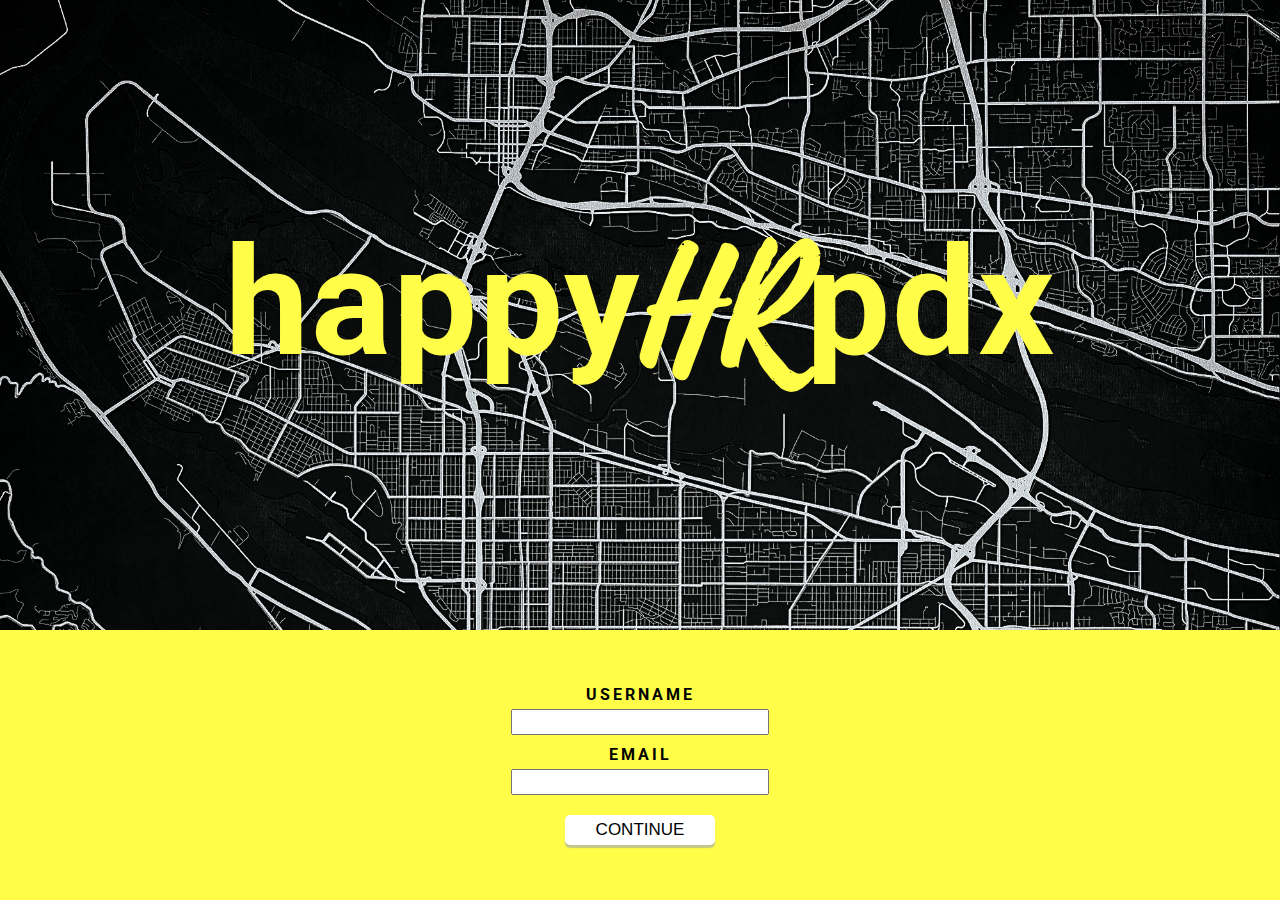
<file: index.html>
<!DOCTYPE html>
<html lang="en">

<head>
    <meta charset="UTF-8">
    <meta name="viewport" content="width=device-width, initial-scale=1.0">
    <meta http-equiv="X-UA-Compatible" content="ie=edge">
    <link rel="stylesheet" href="./style.css">
    <link href="https://fonts.googleapis.com/css?family=Roboto:400,500,700&display=swap" rel="stylesheet">
    <title>Portland Happy Hour</title>
</head>

<body>
<body>
    <header class="header-background">
        <h1>happy<span class="hr-in-logo">HR</span>pdx</h1>
    </header>
    <main>
        <form id='login'>
            <label>
                <span>USERNAME</span>
                <input type='text' id='username' name='username' required>
            </label>
            <label>
                <span>EMAIL</span>
                <input type='email' id='email' name='email' required>
            </label>
            <button type='submit' id='login-button'>Continue</button>
        </form>
        <!-- <p><a href="about-us">About the Team</a></p> -->
    </main>
    
    <script src='./data/login.js' type='module'></script>
</body>

</html>
</file>
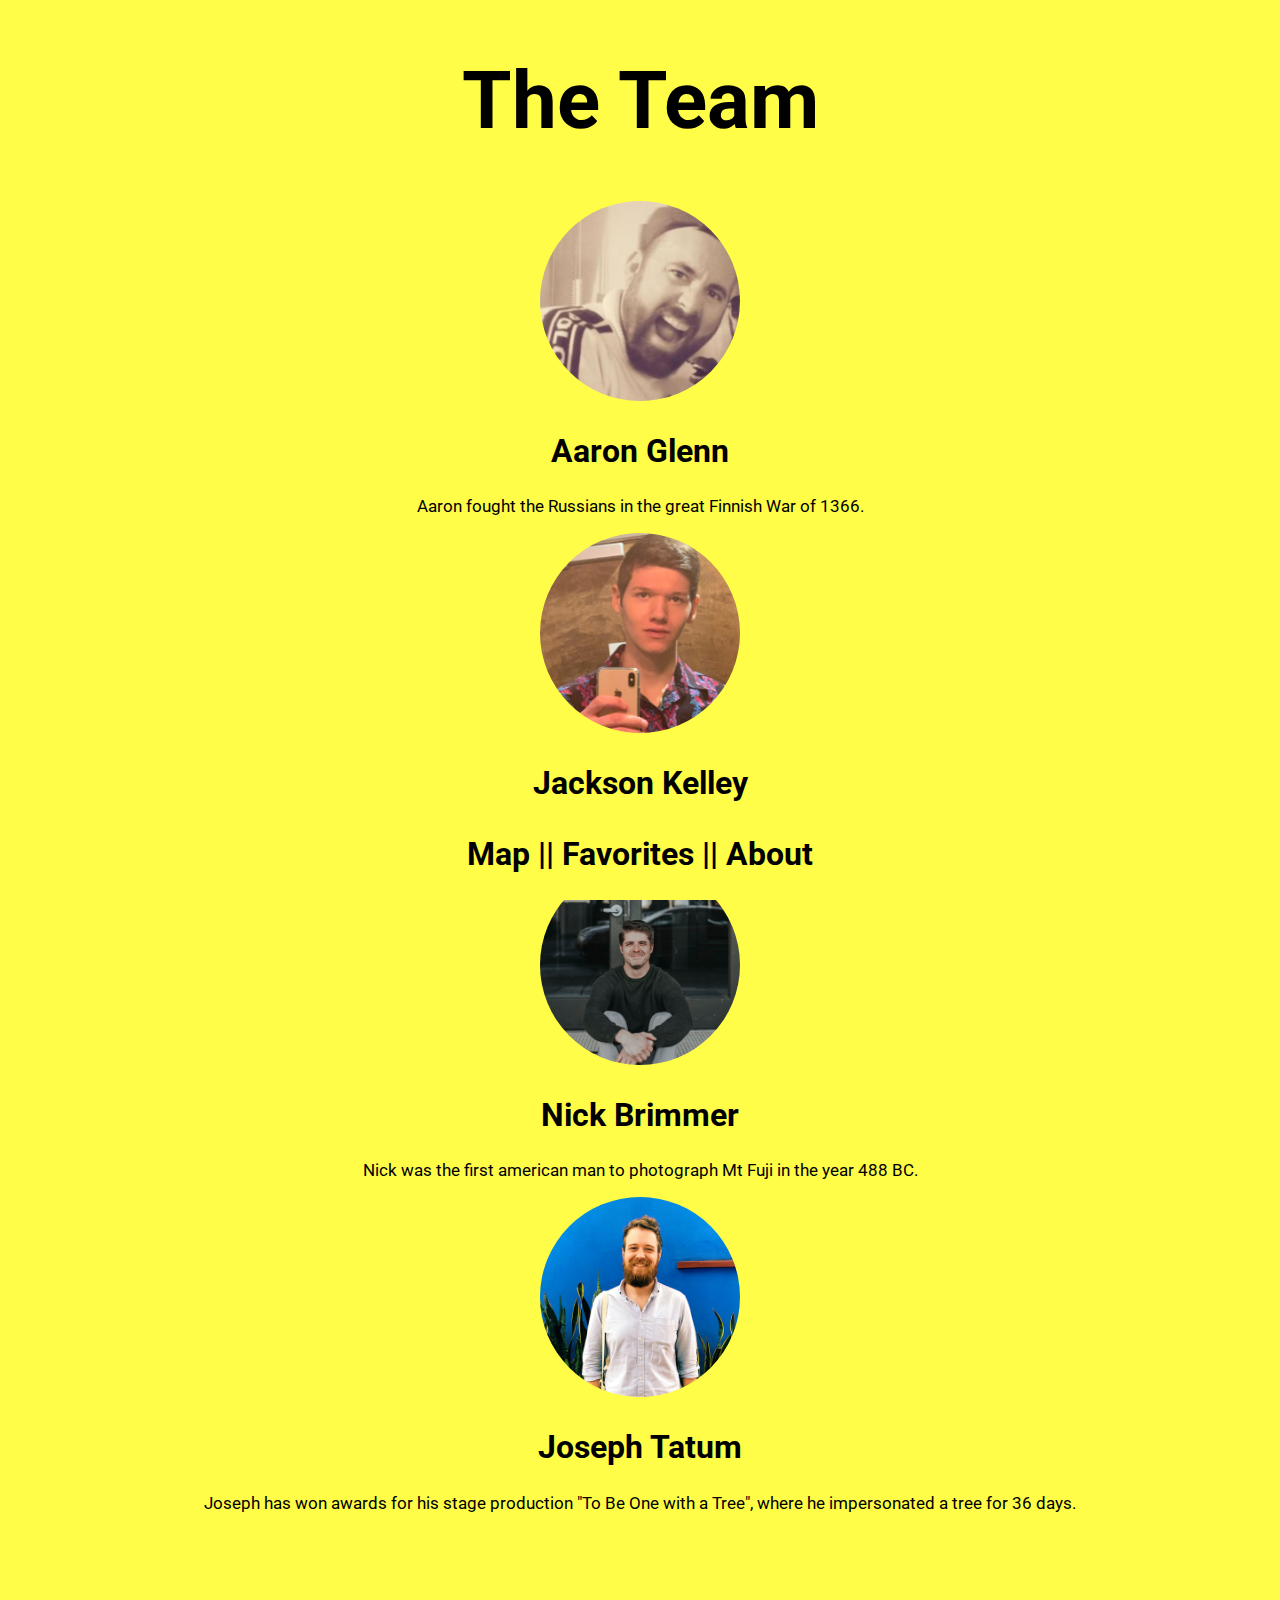
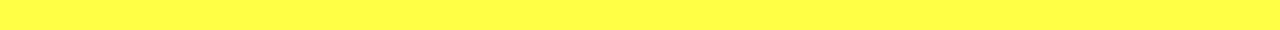
<file: about-us/index.html>
<!DOCTYPE html>
<html lang="en">
<head>
    <meta charset="UTF-8">
    <meta name="viewport" content="width=device-width, initial-scale=1.0">
    <meta http-equiv="X-UA-Compatible" content="ie=edge">
    <link rel="stylesheet" href="../favorites/favorites.css">
    <link rel="stylesheet" href="./about.css">
    <link href="https://fonts.googleapis.com/css?family=Roboto:400,500,700&display=swap" rel="stylesheet">
    <title>About the Team</title>
</head>
<body>
    <section class="the-team">
        <h1>The Team</h1>
        <ul class="team-list">
            <li>
                <img src="../assets/portrait-glenn-aaron.jpg" alt="aaron-glenn-portrait">
                <h2>Aaron Glenn</h2>
                <p>Aaron fought the Russians in the great Finnish War of 1366.</p>
            </li>
            <li>
                <img src="../assets/portrait-kelley-jackson.jpg" alt="jackson-kelley-portrait">
                <h2>Jackson Kelley</h2>
                <p>Jackson recently found one of his airpods after it was lost for weeks.</p>
            </li>
            <li>
                <img src="../assets/portrat-brimmer-nick.jpg" alt="nick-brimmer-portrait">
                <h2>Nick Brimmer</h2>
                <p>Nick was the first american man to photograph Mt Fuji in the year 488 BC.</p>
            </li>
            <li>
                <img src="../assets/portrait-tatum-joseph.jpg" alt="joseph-tatum-portrait">
                <h2>Joseph Tatum</h2>
                <p>Joseph has won awards for his stage production "To Be One with a Tree", where he impersonated a tree for 36 days.</p>
            </li>
        </ul>
    </section>
    <footer>
        <section id="results-nav-cluster">
            <nav id="nav-bar">
                <h2><a href="../map/map.html">Map |</a></h2>
                <h2><a href="../favorites/favorites.html">| Favorites |</a></h2>
                <h2><a href="../about-us/index.html">| About</a></h2>
            </nav>
    </footer>    
</body>
</html>
</file>
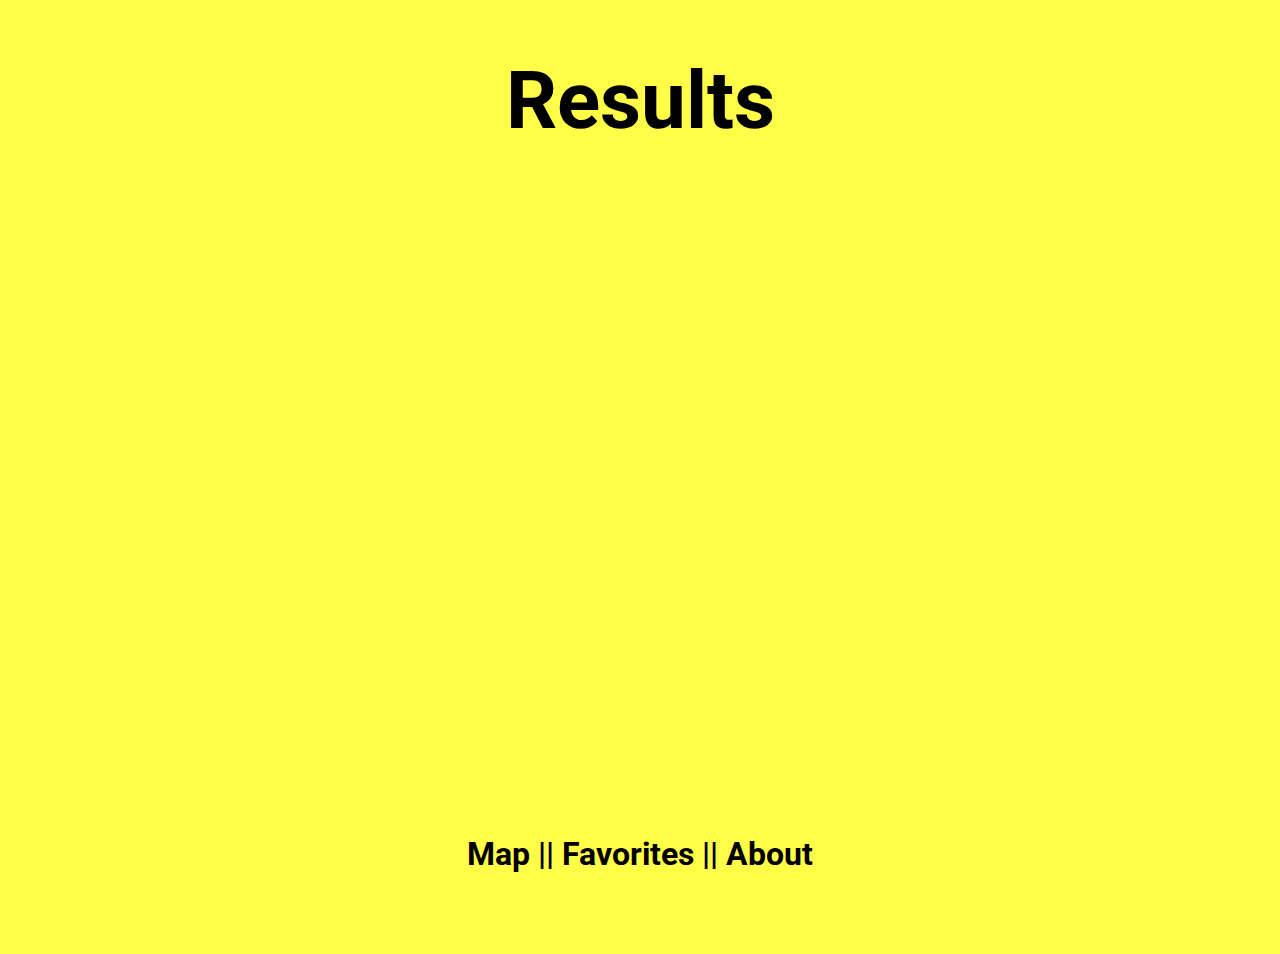
<file: results/index.html>
<!DOCTYPE html>
<html lang="en">
<head>
    <meta charset="UTF-8">
    <meta name="viewport" content="width=device-width, initial-scale=1.0">
    <meta http-equiv="X-UA-Compatible" content="ie=edge">
    <title>Search Results</title>
    <link rel="stylesheet" href="results.css">
    <link href="https://fonts.googleapis.com/css?family=Roboto:400,500,700&display=swap" rel="stylesheet">
</head>
<body>
    </section>
    <header>
        <h1>Results</h1>
        <figure>
            </figure>
    </header>


   



    <section class="results-section" id="results-section">
        <h2 id="district-location">
            
        </h2>

        
        <ul id="results-list">
        </ul>
    </section>
    <footer>
        <section id="results-nav-cluster">
            <nav id="nav-bar">
                <h2><a href="../map/map.html">Map |</a></h2>
                <h2><a href="../favorites/favorites.html">| Favorites |</a></h2>
                <h2><a href="../about-us/index.html">| About</a></h2>
            </nav>
    </footer>
</body>
<script type="module" src='./results.js'></script>
</html>
</file>
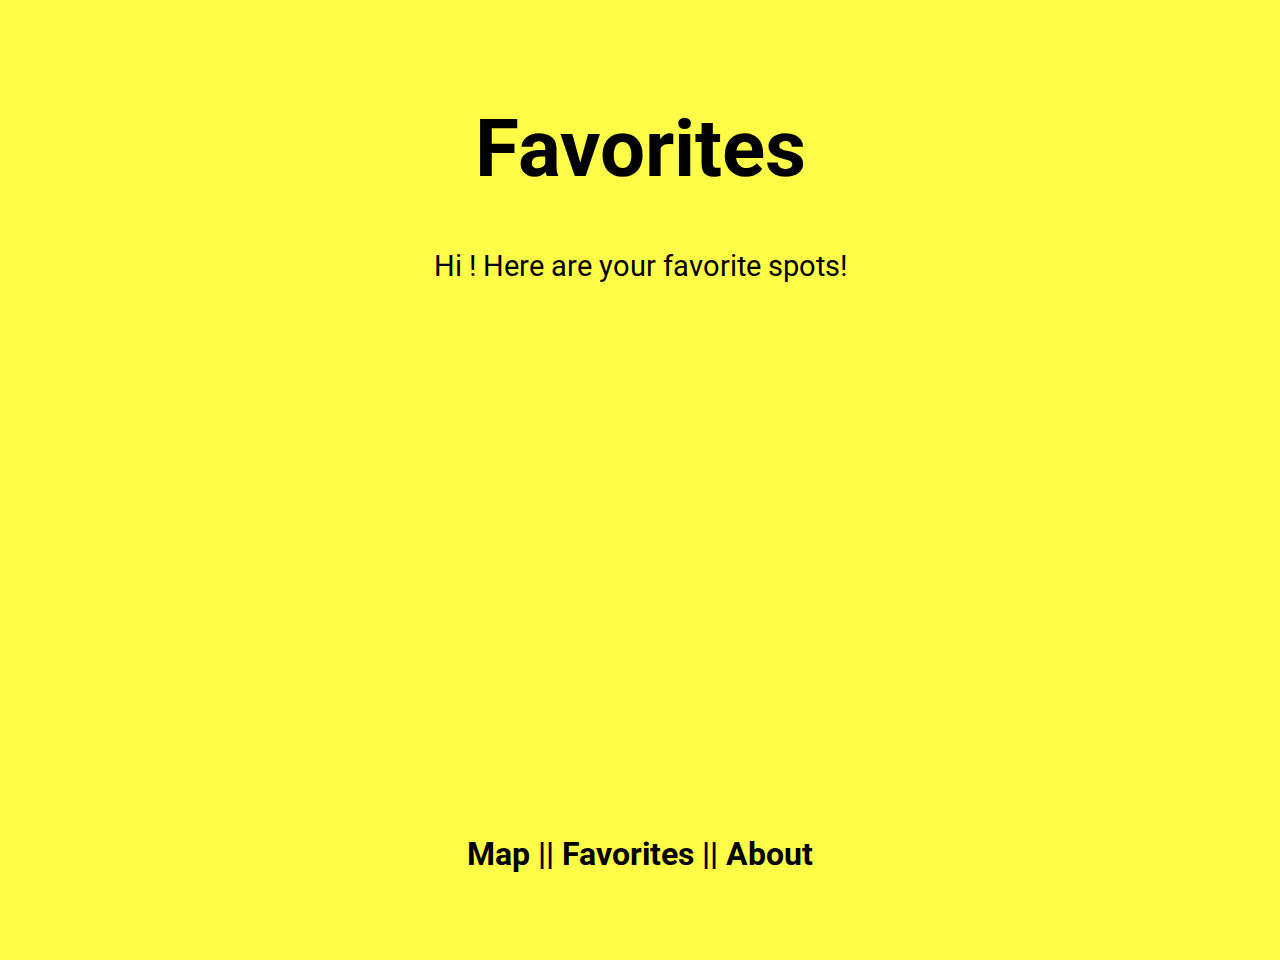
<file: favorites/favorites.html>
<!DOCTYPE html>
<html lang="en">
<head>
    <meta charset="UTF-8">
    <meta name="viewport" content="width=device-width, initial-scale=1.0">
    <meta http-equiv="X-UA-Compatible" content="ie=edge">
    <title>Favorite</title>
    <link rel="stylesheet" href="./favorites.css">
    <link href="https://fonts.googleapis.com/css?family=Roboto:400,500,700&display=swap" rel="stylesheet">
</head>
<body>
     <section id="nav-cluster" >

     </section>
    <h1>Favorites</h1>
    <h3 >Hi <span id="generate-username" ></span>! Here are your favorite spots!</h3>
    
    <p id="fav-page-greeting"></p> 
    <p id="no-favorites-selected"></p>
    <section class="favorites-section" id="results-section">
        <ul id="user-favorites-list" ></ul>
    </section>
    <footer>
        <section id="results-nav-cluster">
            <nav id="nav-bar">
                <h2><a href="../map/map.html">Map |</a></h2>
                <h2><a href="../favorites/favorites.html">| Favorites |</a></h2>
                <h2><a href="../about-us/index.html">| About</a></h2>
            </nav>
    </footer>
</body>
<script type="module" src="./favorites.js"></script>
</html>
</file>
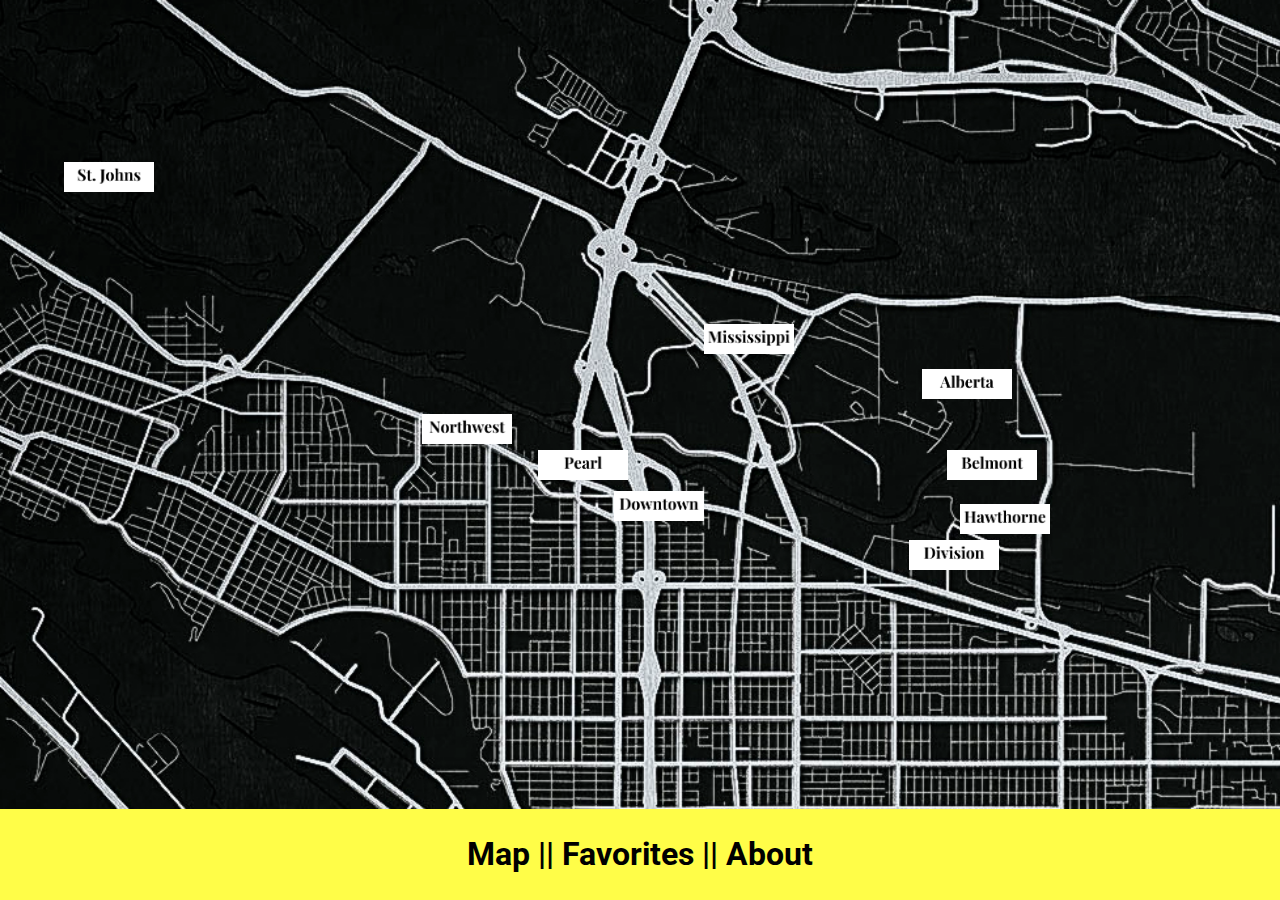
<file: map/map.html>
<!DOCTYPE html>
<html lang="en">
<head>
    <meta charset="UTF-8">
    <meta name="viewport" content="width=device-width, initial-scale=1.0">
    <meta http-equiv="X-UA-Compatible" content="ie=edge">
    <link href="https://fonts.googleapis.com/css?family=Roboto:400,500,700&display=swap" rel="stylesheet">
    <title>Map</title>
    <link rel="stylesheet" href="./map.css">
    
</head>
<body>
    <figure>
    </figure>
        <footer>
            <section id="results-nav-cluster">
                <nav id="nav-bar">
                    <h2><a href="../map/map.html">Map |</a></h2>
                    <h2><a href="../favorites/favorites.html">| Favorites |</a></h2>
                    <h2><a href="../about-us/index.html">| About</a></h2>
                </nav>
        </footer>
</body>
<script src="./map.js" type='module'></script>
</html>
</file>
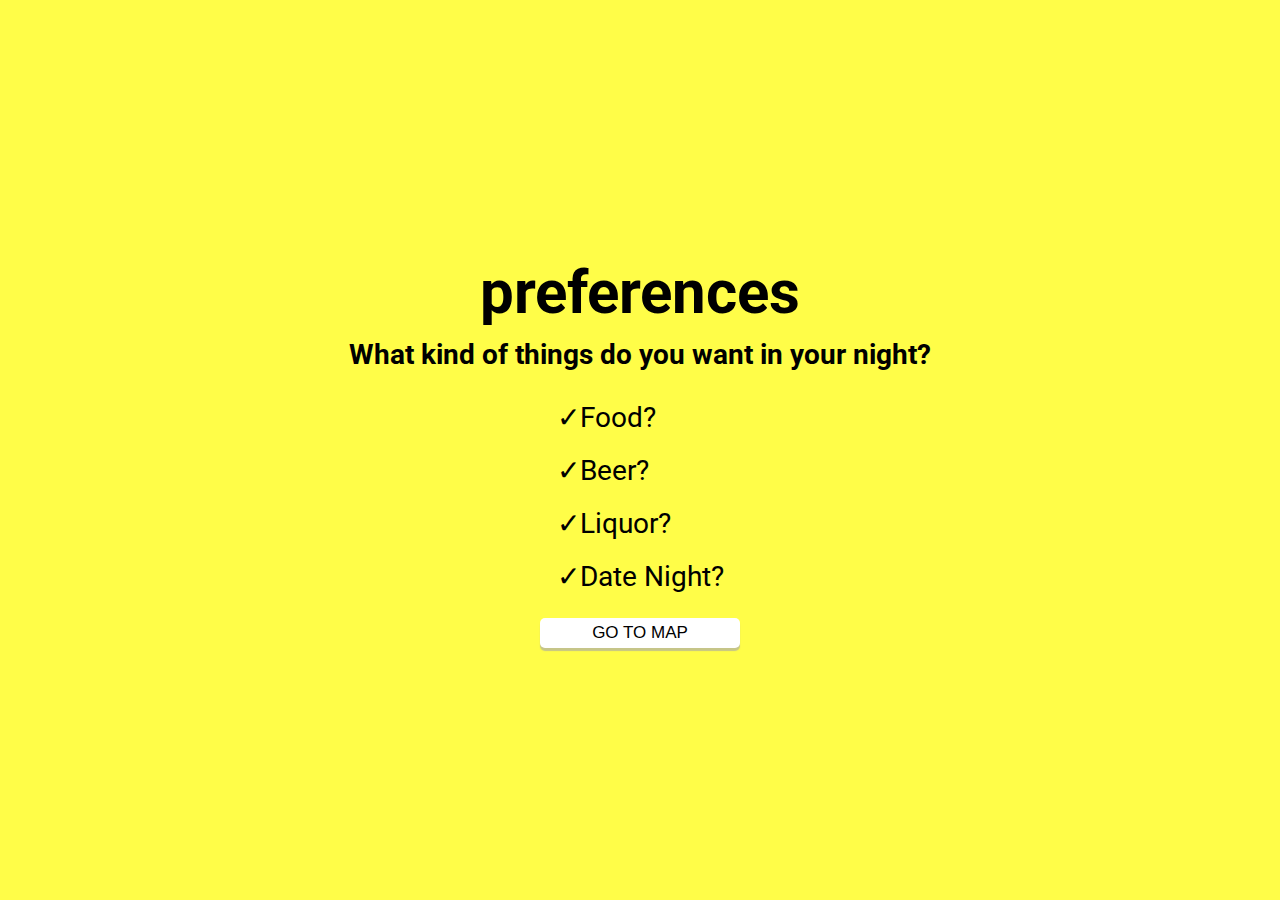
<file: preferences/preferences.html>
<!DOCTYPE html>
<html lang="en">
<head>
    <meta charset="UTF-8">
    <meta name="viewport" content="width=device-width, initial-scale=1.0">
    <meta http-equiv="X-UA-Compatible" content="ie=edge">
    <link rel="stylesheet" href="preferences.css">
    <link href="https://fonts.googleapis.com/css?family=Roboto:400,500,700&display=swap" rel="stylesheet">
    <title>User Preferences</title>
</head>
<body>
    <h1>preferences</h1>
    <h2>What kind of things do you want in your night?</h2>
    <section class="preference-check-section">
        <label><input type="checkbox" id="food" checked><p>Food?</p></label>
        <label><input type="checkbox" id="beer" checked><p>Beer?</p></label>
        <label><input type="checkbox" id="liquor" checked><p>Liquor?</p></label>
        <label><input type="checkbox" id="dateNight" checked><p>Date Night?</p></label>
    </section>
    <button id='map-button'>Go To Map</button>
</body>
<script type = "module" src="./preferences.js"></script>

</html>
</file>
<file: style.css>
@font-face {
  font-family: "Playlist Script";
  src: url("./assets/Playlist-Script.otf") format("opentype");
}


html {
    background-color: white;
    height: 100%;
}

body {
    text-align: center;
    margin:0;
    padding: 0;
    width: 100vw;
    font-family: "Roboto";
    font-weight: 400;
    background-color:#fffd48;
    height: 100%;
}

main {
    letter-spacing: 3px;
    font-weight: 700;
    height: 30vh;
    display: flex;
    justify-content: center;
    align-items: center;
    flex-direction: column;
    background-color: #fffd48;
}

h1, h2 {
    font-family: "Roboto";
    font-weight: 700;
}

h1 {
    font-size: 60px;
    letter-spacing: 2px;
}

button {
    background-color: white;
    border: 0;
    border-radius: 5px;
    margin-top: 10px;
    font-size: 17px;
    text-transform: uppercase;
    padding: 5px 10px;
    width: 150px;
    box-shadow: 0px 3px 1px #aaaa;
}

input {
    display: flex;
    margin-bottom: 10px;
    width: 250px;
    font-size: 17px;
}

label span {
    margin-bottom: 5px;
    display: inline-block;
}

.header-background {
    display: flex;
    justify-content: center;
    color: #fffd48;
    margin: 0;
    height: 70vh;
    width: 100vw;
    padding: 0;
    background-image: url(./assets/happyHRpdxMap.jpg);
    background-size: cover;
}

.header-background h1 {
    margin-top: 100px;
}

.hr-in-logo {
    font-family: "Playlist Script";
}

@media only screen and (min-width: 1024px) {
 
    .header-background h1 {
    margin-top: 200px;
    font-size: 150px;
}

 
}
</file>
<file: favorites/favorites.css>
@font-face {
    font-family: "Playlist Script";
    src: url("./assets/Playlist-Script.otf") format("opentype");
}


html {
    background-color: fffd48;
    height: 100%;
}

body {
    text-align: center;
    margin:0;
    padding: 0;
    width: 100vw;
    font-family: "Roboto";
    font-weight: 500;
    background-color:#fffd48;
    height: 100%;
    padding-bottom:60px; 
}

main {
    margin-top: 20px;
    font-family: "Roboto";
    font-weight: 700;
    display: flex;
    justify-content: center;
    align-items: center;
    flex-direction: column;
}

footer {
font-family: "Roboto";
position: fixed;
bottom: 0;
width: 100vw;
background: rgba(255, 253, 72, 1);
}

#nav-bar {
    display: flex;
    justify-content: center;
    align-items: center;
}
  
a {
    color: inherit;
    text-decoration: none;
    
}
  
h1 {
    font-family: "Roboto";
    font-weight: 700;
    font-size: 5em;
}

h2 {
    font-family: "Roboto";
    font-weight: 700;
    font-size: 2em;
    
}
  
button {
      background-color: white;
      border: 0;
      border-radius: 5px;
      margin-top: 10px;
      font-size: 17px;
      text-transform: uppercase;
      padding: 5px 10px;
      width: 150px;
      box-shadow: 0px 3px 1px #aaaa;
}
  
input {
      display: flex;
      margin-bottom: 10px;
      width: 250px;
}
  
  label span {
      margin-bottom: 5px;
      display: inline-block;
}

  
.header-background h1 {
    margin-top: 100px;
  }
  
.hr-in-logo {
    font-family: "Playlist Script";
}
  
#nav-cluster {
    display: flex;
    justify-content: flex-end;
    padding: 1.5em;

}

#user-favorites-list {
    padding-left: 0;
}

.favorites-section {
    padding-bottom: 50px;
}

button {
    margin-bottom: 35px;
}

h3 {
    font-family: "Roboto";
    font-weight: 400;
    font-size: 1.8em;
}

p {
    font-family: "Roboto";
    font-weight: 400;
    font-size: 17px;
}

ul {
    list-style-type: none;
}
</file>
<file: about-us/about.css>
.team-list {
    padding-left: 0;
    padding-bottom: 100px;
    display: flex;
    width: 100vw;
    flex-direction: column;
    letter-spacing: 0px;
}


.team-list li {
    list-style-type: none;
    padding: 0 15px;
}


.team-list li img {
    width: 200px;
    border-radius: 100px;
}
</file>
<file: results/results.css>
@font-face {
    font-family: "Playlist Script";
    src: url("./assets/Playlist-Script.otf") format("opentype");
  }

  img{
    width: 90vw;
    height: auto;  
}

ul#results-list {
    padding: 25px;
}
ul#results-list li {
    margin-bottom: 25px;
}

ul#results-list ul li {
    margin-bottom: 25px;
}

ul {
    margin-top: 10px;
    padding-left: 0;
}
.favorite {
    color: red;
}
  
html {
    background-color: fffd48;
    height: 100%;
}

.results-section {
    padding-bottom: 100px;
}

body {
    text-align: center;
    margin:0;
    padding: 0;
    width: 100vw;
    font-family: "Roboto";
    font-weight: 500;
    background-color:#fffd48;
    height: 100%;
}

main {
    margin-top: 20px;
    font-family: "Roboto";
    font-weight: 700;
    display: flex;
    justify-content: center;
    align-items: center;
    flex-direction: column;
}

footer {
    position: fixed;
    bottom: 0;
    width: 100vw;
    background: rgba(255, 253, 72, 1);
}
  
a {
    color: inherit;
    text-decoration: none;
    
}
  
h1 {
    font-family: "Roboto";
    font-weight: 700;
    font-size: 5em;
}

h2 {
    font-family: "Roboto";
    font-weight: 700;
    font-size: 2em;
    
}
  
button {
      background-color: white;
      border: 0;
      border-radius: 5px;
      font-size: 17px;
      text-transform: uppercase;
      padding: 5px 10px;
      width: 250px;
      box-shadow: 0px 3px 1px #aaaa;
      margin: 10px 5px 0;


  }

  address {
      color: red; 
  }
  
input {
      display: flex;
      margin-bottom: 10px;
      width: 250px;
  }
  
  label span {
      margin-bottom: 5px;
      display: inline-block;
  }

  
.header-background h1 {
    
      margin-top: 100px;
  }
  
.hr-in-logo {
    
      font-family: "Playlist Script";
}
  


#results-nav-cluster {
    display: flex;
    justify-content: center;
    
}

#nav-bar {
    display: inline-flex;

}

h3 {
    font-family: "Roboto";
    font-weight: 400;
    font-size: 1.8em;
}

p {
    font-family: "Roboto";
    font-weight: 400;
}

ul {
    list-style-type: none;
}
</file>
<file: map/map.css>
body{
    margin: 0;
}    

figure {
    background-image: url("../assets/16x9Map.jpg"); 


    background-repeat: no-repeat;
    background-size: cover; 
    height: 100vh;
    width: 100vw; 
    margin: 0 auto;
    color: white;
    position: relative;
}


a {
    text-decoration: none;
    color: black;
}
a:visited {
    color: black;
}

footer {
    font-family: "Roboto";
    position: fixed;
    bottom: 0;
    width: 100vw;
    background: rgba(255, 253, 72, 1);
}

#nav-bar {

    display: flex;
    justify-content: center;
    align-items: center;
}

#nav-bar h2 {
    font-size: 32px;
}

.maplink {
    color: black;
    position: absolute;
}
img{
    height: 30px;
    width: auto; 
}
</file>
<file: preferences/preferences.css>
@font-face {
  font-family: "Playlist Script";
  src: url("./assets/Playlist-Script.otf") format("opentype");
}

body {
    height: 100vh;
    padding: 0 25px;
    margin: 0;
    text-align: center;
    background-color:#fffd48;
    font-family: "Roboto";
    font-size: 22px;
    display: flex;
    flex-direction: column;
    justify-content: center;
    align-items: center;
}

footer {
    position: fixed;
    bottom: 0;
    width: 100vw;
    background: rgba(255, 253, 72, 1);
}

button {
    background-color: white;
    border: 0;
    border-radius: 5px;
    margin-top: 10px;
    font-size: 17px;
    text-transform: uppercase;
    padding: 5px 10px;
    width: 200px;
    box-shadow: 0px 3px 1px #aaaa;
}

h1 {
    font-size: 60px;
    margin: 5px 0;
}

h2 {
    font-size: 28px;
    margin: 5px 0 25px;
}

.preference-check-section label {
    display: inline-block;
    font-size: 28px;
    display: block;
    text-align: left;
    margin-bottom: 10px;
}

input[type="checkbox"] + p:before {
    content: 'x';
    color: red;
}

input[type="checkbox"]:checked + p:before {
    content: '✓';
    color: black;
}

input[type="checkbox"]:checked + p {
    
}

.preference-check-section label p {
    margin: 0;
    padding: 5px;
}

.preference-check-section input[type ="checkbox"] {
    display: none;
}
</file>
